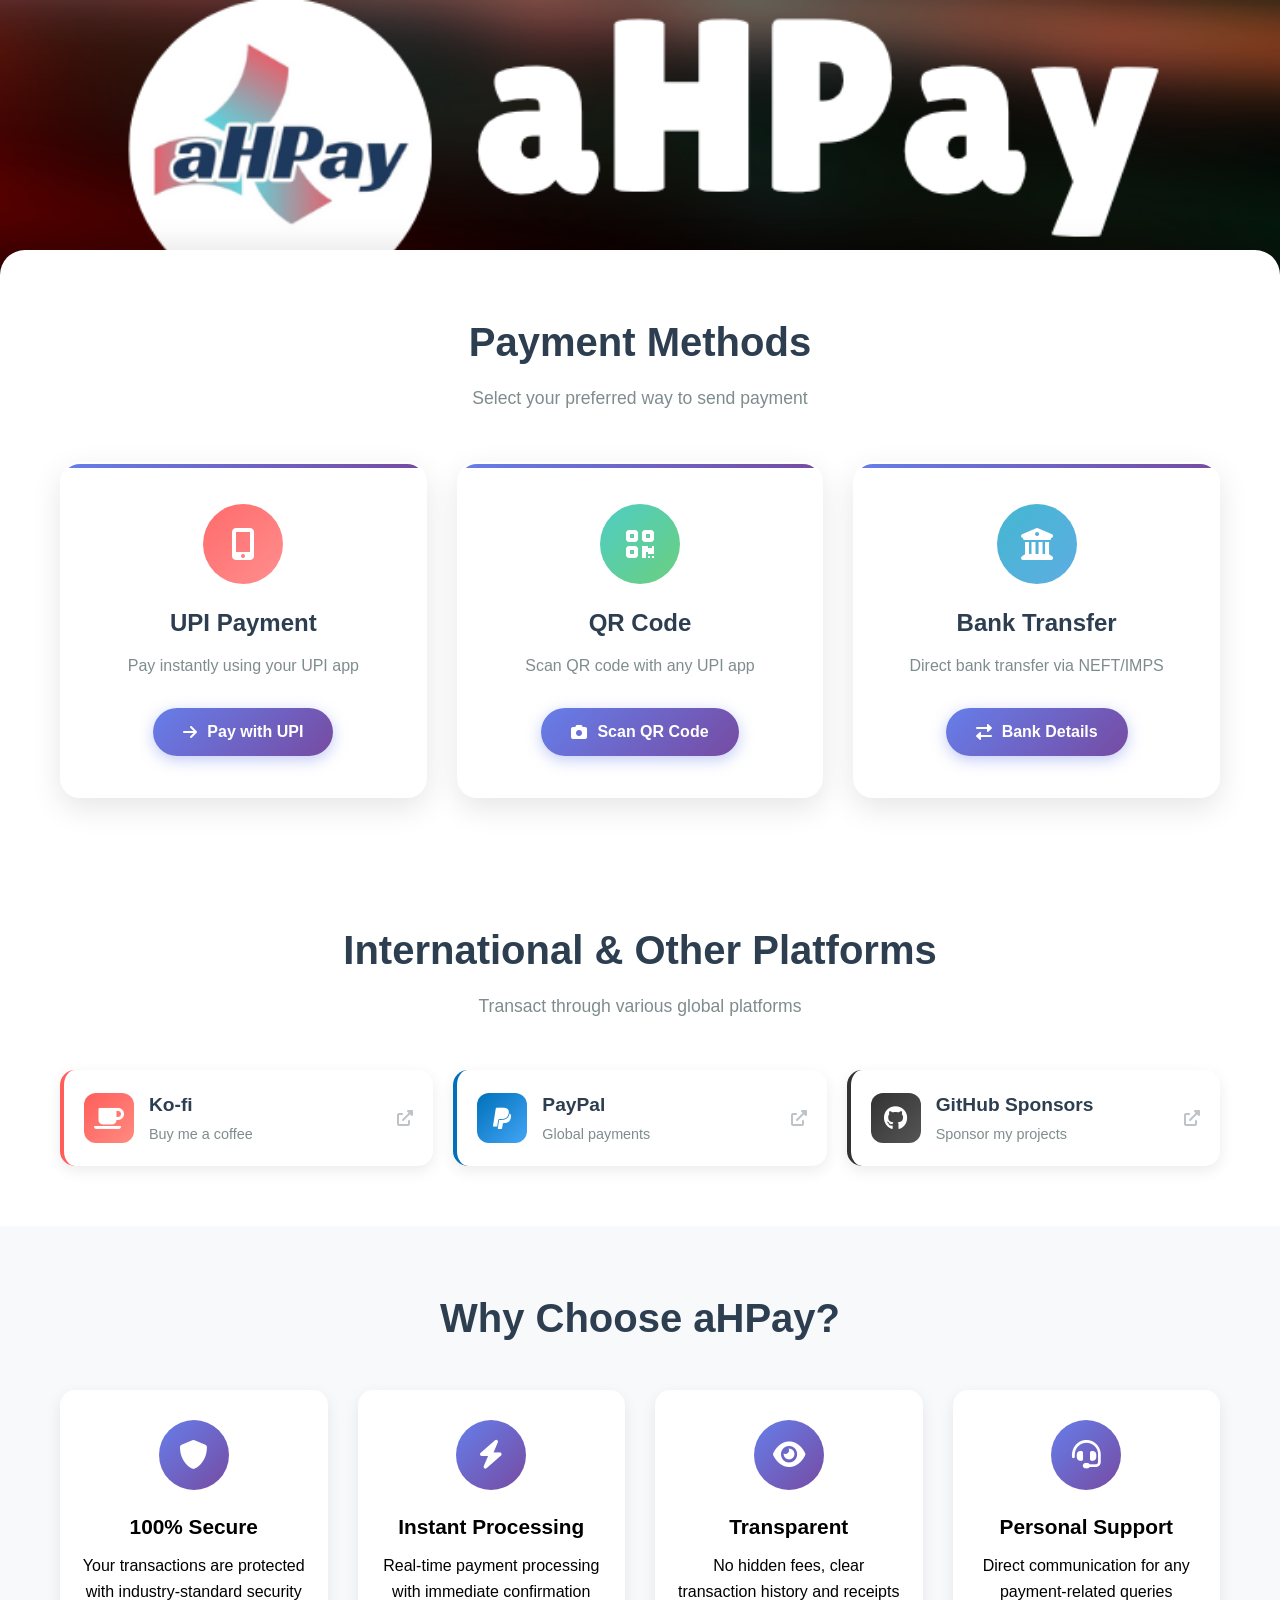
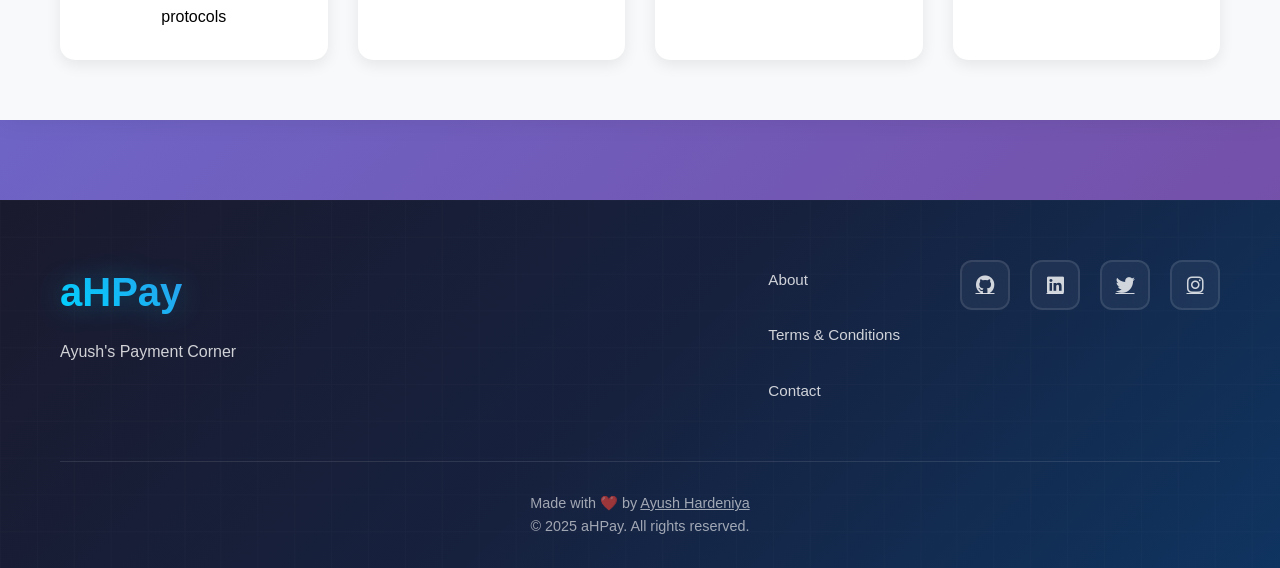
<file: index.html>
<!DOCTYPE html>
<html lang="en">
<head>
    <meta charset="UTF-8">
    <meta name="viewport" content="width=device-width, initial-scale=1.0">
    <title>aHPay - Ayush's Payment Corner</title>
    
    <!-- Favicons' fetching... -->
    <link rel="icon" type="image/png" sizes="16x16" href="aHPayfav-16x16.png">
    <link rel="icon" type="image/png" sizes="32x32" href="aHPayfav-32x32.png">
    <link rel="icon" type="image/png" sizes="192x192" href="aHPayfav-192x192.png">
    <link rel="icon" type="image/png" sizes="512x512" href="aHPayfav-512x512.png">
    <link rel="shortcut icon" href="favicon.ico">
    <link rel="apple-touch-icon" sizes="180x180" href="apple-touch-icon.png">
    
    <!-- Stylesheets -->
    <link rel="stylesheet" href="style.css">
    
    <!-- Font Awesome linking -->
    <link rel="stylesheet" href="https://cdnjs.cloudflare.com/ajax/libs/font-awesome/6.0.0/css/all.min.css">
</head>
<body>
    <!-- Header section -->
    <header>
        <!-- <div  class="main-footer">
        <div class="header-content">
            <div class="logo-section">
                <img src="assets/aHPay-logo-rd.png" alt="aHPay Logo" class="main-logo">
                <div class="brand-info">
                    <h1 class="brand-name">aHPay</h1>
                    <p class="brand-tagline">Ayush's Payment Corner</p>
                </div>
            </div>
            
            <div class="profile-info">
                <div class="profile-details">
                    <h2 class="profile-name">Ayush Hardeniya</h2>
                    <p class="profile-subtitle">Software Developer & Creator</p>
                </div>
                <img src="assets/signwhitetrans1.png" alt="Signature" class="signature-image">
            </div>
        </div>
        </div>
    -->

    <!-- Hero Banner -->
    <section class="hero-banner">
      <picture>
          <!-- Mobile -->
          <source srcset="assets/banner-mobile.png" media="(max-width: 768px)">
          <!-- desktopp -->
          <source srcset="assets/aHPay-banner-1.png" media="(min-width: 769px)">
          <!-- fallback older browsers -->
          <img src="assets/aHPay-banner-1.png" alt="aHPay Banner" class="banner-bg">
        </picture>
    </section>
    </header>

    <!-- Main ccontent -->
    <main class="main-content">
        <!-- Payment Methods Section -->
        <section class="payment-section">
            <div class="container">
                <h2 class="section-title">Payment Methods</h2>
                <p class="section-description">Select your preferred way to send payment</p>
                
                <div class="payment-methods-grid">
                    <!-- UPI Payment Card -->
                    <div class="payment-card upi-card">
                        <div class="card-icon">
                            <i class="fas fa-mobile-alt"></i>
                        </div>
                        <h3 class="card-title">UPI Payment</h3>
                        <p class="card-description">Pay instantly using your UPI app</p>
                        <button class="primary-btn" onclick="showPaymentDetails('upi')">
                            <i class="fas fa-arrow-right"></i>
                            Pay with UPI
                        </button>
                    </div>

                    <!-- QR Code Payment Card -->
                    <div class="payment-card qr-card">
                        <div class="card-icon">
                            <i class="fas fa-qrcode"></i>
                        </div>
                        <h3 class="card-title">QR Code</h3>
                        <p class="card-description">Scan QR code with any UPI app</p>
                        <button class="primary-btn" onclick="showPaymentDetails('qr')">
                            <i class="fas fa-camera"></i>
                            Scan QR Code
                        </button>
                    </div>

                    <!-- Bank Transfer Card -->
                    <div class="payment-card bank-card">
                        <div class="card-icon">
                            <i class="fas fa-university"></i>
                        </div>
                        <h3 class="card-title">Bank Transfer</h3>
                        <p class="card-description">Direct bank transfer via NEFT/IMPS</p>
                        <button class="primary-btn" onclick="showPaymentDetails('bank')">
                            <i class="fas fa-exchange-alt"></i>
                            Bank Details
                        </button>
                    </div>
                </div>
            </div>
        </section>

        <!-- Payment Details Modal -->
        <div id="payment-modal" class="payment-modal">
            <div class="modal-content">
                <div class="modal-header">
                    <h3 id="modal-title">Payment Details</h3>
                    <button class="close-btn" onclick="closePaymentModal()">
                        <i class="fas fa-times"></i>
                    </button>
                </div>
                <div class="modal-body" id="modal-body">Add commentMore actions
                    <!-- Dynamic content will bee nserted here -->
                </div>
            </div>
        </div>

        <!-- Global Payment Profiles Section -->
        <section class="global-payment-section">
            <div class="container">
                <h2 class="section-title">International & Other Platforms</h2>
                <p class="section-description">Transact through various global platforms</p>
                
                <div class="global-payment-grid">
                    <!-- Ko fi -->
                    <a href="https://ko-fi.com/ayushhardeniya" target="_blank" class="global-payment-item kofi">
                        <div class="platform-icon">
                            <i class="fas fa-coffee"></i>
                        </div>
                        <div class="platform-info">
                            <h4>Ko-fi</h4>
                            <p>Buy me a coffee</p>
                        </div>
                        <i class="fas fa-external-link-alt link-icon"></i>
                    </a>

                    <!-- PayPal -->
                    <a href="https://paypal.me/ayushhardeniya" target="_blank" class="global-payment-item paypal">
                        <div class="platform-icon">
                            <i class="fab fa-paypal"></i>
                        </div>
                        <div class="platform-info">
                            <h4>PayPal</h4>
                            <p>Global payments</p>
                        </div>
                        <i class="fas fa-external-link-alt link-icon"></i>
                    </a>

                    <!-- GitHub Sponsors -->
                    <a href="https://github.com/sponsors/ayushhardeniya" target="_blank" class="global-payment-item github">
                        <div class="platform-icon">
                            <i class="fab fa-github"></i>
                        </div>
                        <div class="platform-info">
                            <h4>GitHub Sponsors</h4>
                            <p>Sponsor my projects</p>
                        </div>
                        <i class="fas fa-external-link-alt link-icon"></i>
                    </a>
                </div>
            </div>
        </section>

        <!-- Features- Section -->
        <section class="features-section">
            <div class="container">
                <h2 class="section-title">Why Choose aHPay?</h2>
                <div class="features-grid">
                    <div class="feature-item">
                        <div class="feature-icon">
                            <i class="fas fa-shield-alt"></i>
                        </div>
                        <h3>100% Secure</h3>
                        <p>Your transactions are protected with industry-standard security protocols</p>
                    </div>
                    
                    <div class="feature-item">
                        <div class="feature-icon">
                            <i class="fas fa-bolt"></i>
                        </div>
                        <h3>Instant Processing</h3>
                        <p>Real-time payment processing with immediate confirmation</p>
                    </div>
                    
                    <div class="feature-item">
                        <div class="feature-icon">
                            <i class="fas fa-eye"></i>
                        </div>
                        <h3>Transparent</h3>
                        <p>No hidden fees, clear transaction history and receipts</p>
                    </div>
                    
                    <div class="feature-item">
                        <div class="feature-icon">
                            <i class="fas fa-headset"></i>
                        </div>
                        <h3>Personal Support</h3>
                        <p>Direct communication for any payment-related queries</p>
                    </div>
                </div>
            </div>
        </section>
    </main>

    <!-- Footer @ aHPay -->
    <footer class="main-footer">
        <div class="container">
            <div class="footer-content">
                <div class="footer-brand">
                    <h3>aHPay</h3>
                    <p>Ayush's Payment Corner</p><br>
                </div>
                
                <div class="footer-links">
                    <a href="https://ayushhardeniya.site/aHPay-old/about.html">About</a>
                    <a href="https://ayushhardeniya.site/aHPay-old/terms.html">Terms & Conditions</a>
                    <a href="https://ayushhardeniya.site/aHPay-old/contact.html">Contact</a>
                </div>
                
                <div class="footer-social">
                    <a href="https://github.com/ayushhardeniya" target="_blank">
                        <i class="fab fa-github"></i>
                    </a>
                    <a href="https://linkedin.com/in/ayushhardeniya" target="_blank">
                        <i class="fab fa-linkedin"></i>
                    </a>
                    <a href="https://twitter.com/ayushhardeniya" target="_blank">
                        <i class="fab fa-twitter"></i>
                    </a>
                    <a href="https://instagram.com/ayush.hardeniya" target="_blank">
                        <i class="fab fa-instagram"></i>
                    </a>
                    
                </div>
            </div>
            
            <div class="footer-bottom">
                <p> Made with ❤️ by <a href="https://ayushhardeniya.site" style="color: white; opacity: 0.6;">Ayush Hardeniya</a><p>
                <p>&copy; 2025 aHPay. All rights reserved.</p>
            </div>
        </div>
    </footer>

    <!-- Toast Notification -->
    <div id="toast-notification" class="toast-notification">
        <div class="toast-content">
            <i class="toast-icon"></i>
            <span class="toast-message"></span>
        </div>
    </div>
  
    <script src="script.js"></script>
</body>
</html>
</file>
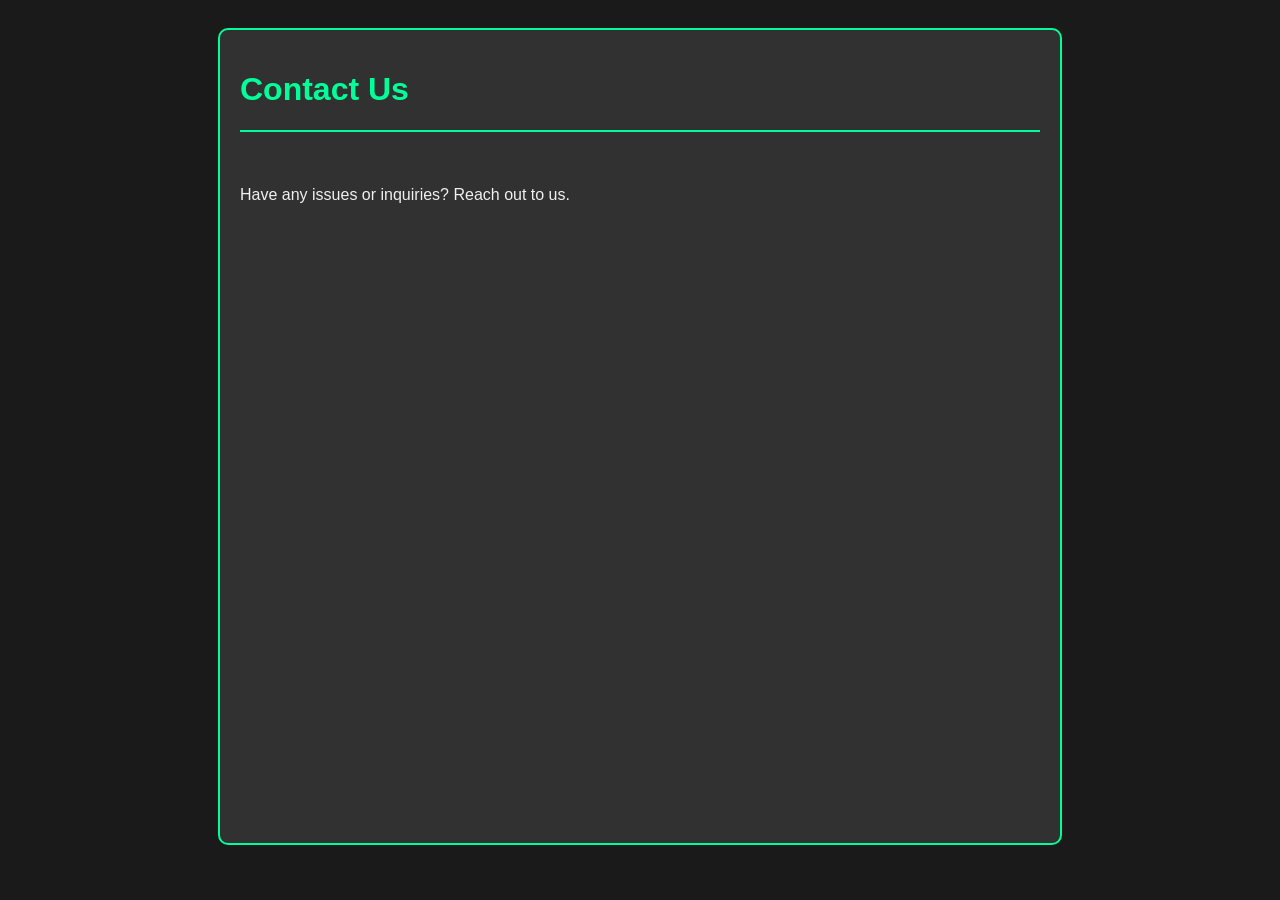
<file: contact.html>
<!DOCTYPE html>
<html lang="en">
<head>
<meta charset="UTF-8">
<meta name="viewport" content="width=device-width, initial-scale=1.0">
<title>Contact Us - aHPay</title>
<style>
  :root {
  --primary-color: #00ff99; /* Change to #007bff ffor blue */
}

h1 { color: var(--primary-color); }
a { color: var(--primary-color); }
.contact-form button { background: var(--primary-color); }
div.container { border: 2px solid var(--primary-color); }
hr { background-color: var(--primary-color); }
  body {
    background: #1a1a1a;
    color: #f0f0f0;
    font-family: 'Poppins', sans-serif;
    padding: 20px;
  }
  .container {
    max-width: 800px;
    margin: auto;
    background: rgba(255, 255, 255, 0.1);
    padding: 20px;
    border-radius: 10px;
  }
  h1 {
    color: #00ff99;
  }
  p {
    font-size: 16px;
    margin-bottom: 15px;
  }
  a {
    color: #00ff99;
    text-decoration: none;
  }
  .form-container {
    position: relative;
    width: 100%;
    max-width: 600px;
    margin: auto;
    overflow: hidden;
  }
  .form-container iframe {
    width: 100%;
    height: 600px;
    border: none;
  }
</style>
<link rel="preload" href="https://docs.google.com/forms/d/e/1FAIpQLSfCsbqWLDHFCOIbo1C4dfHIuh7B8dDHxb1-KVp360JGwlCQpA/viewform?embedded=true" as="document">
</head>
<body>
  <div class="container">
    <h1>Contact Us</h1>
    <div style="height: 2px; background-color: #00ff99; width: 100%; margin: 20px 0;"></div>
    <br>
    <p>Have any issues or inquiries? Reach out to us.</p>
    <div class="form-container">
      <iframe src="https://docs.google.com/forms/d/e/1FAIpQLSfCsbqWLDHFCOIbo1C4dfHIuh7B8dDHxb1-KVp360JGwlCQpA/viewform?embedded=true"></iframe>
    </div>
  </div>
</body>
</html>
</file>
<file: style.css>
/* Reset and Base Styles */
* {
    margin: 0;
    padding: 0;
    box-sizing: border-box;
}

body {
    font-family: 'Segoe UI', Tahoma, Geneva, Verdana, sans-serif;
    line-height: 1.6;
    color: #333;
    background: linear-gradient(135deg, #667eea 0%, #764ba2 100%);
    min-height: 100vh;
}
.container {
    max-width: 1200px;
    margin: 0 auto;
    padding: 0 20px;
}

/* Heade */
.main-header {
    background: rgba(255, 255, 255, 0.95);
    backdrop-filter: blur(10px);
    border-bottom: 1px solid rgba(255, 255, 255, 0.2);
    padding: 20px 0;
    position: initial;
    top: 0;
    z-index: 100;
    box-shadow: 0 2px 20px rgba(0, 0, 0, 0.1);
}

.header-content {
    max-width: 1200px;
    margin: 0 auto;
    padding: 0 20px;
    display: flex;
    justify-content: space-between;
    align-items: center;
    flex-wrap: wrap;
}

.logo-section {
    display: flex;
    align-items: center;
    gap: 15px;
}

.main-logo {
    width: 60px;
    height: 60px;
    border-radius: 12px;
    box-shadow: 0 4px 15px rgba(0, 0, 0, 0.1);
}

.brand-name {
    font-size: 2.2rem;
    font-weight: 700;
    color: #2c3e50;
    margin-bottom: 2px;
}

.brand-tagline {
    font-size: 0.9rem;
    color: #7f8c8d;
    font-weight: 500;
}

.profile-info {
    display: flex;
    align-items: center;
    gap: 20px;
}

.profile-details {
    text-align: right;
}

.profile-name {
    font-size: 1.4rem;
    font-weight: 600;
    color: #2c3e50;
    margin-bottom: 2px;
}

.profile-subtitle {
    font-size: 0.85rem;
    color: #7f8c8d;
}

.signature-image {
    width: 80px;
    height: auto;
    opacity: 0.8;
}

/* Hero section */
.hero-banner {
    position: relative;
    height: 300px;
    overflow: hidden;
    display: flex;
    align-items: center;
    justify-content: center;
}

.banner-bg {
    position: absolute;
    top: 0;
    left: 0;
    width: 100%;
    height: 100%;
    object-fit: cover;
    z-index: 1;
}

.banner-overlay {
    position: absolute;
    top: 0;
    left: 0;
    width: 100%;
    height: 100%;
    background: rgba(0, 0, 0, 0.4);
    z-index: 2;
    display: flex;
    align-items: center;
    justify-content: center;
}

.hero-content {
    text-align: center;
    color: white;
    z-index: 3;
}

.hero-title {
    font-size: 3rem;
    font-weight: 700;
    margin-bottom: 10px;
    text-shadow: 2px 2px 4px rgba(0, 0, 0, 0.5);
}

.hero-description {
    font-size: 1.2rem;
    font-weight: 400;
    text-shadow: 1px 1px 2px rgba(0, 0, 0, 0.5);
}

.main-content {
    background: white;
    margin-top: -50px;
    position: relative;
    z-index: 10;
    border-radius: 25px 25px 0 0;
    box-shadow: 0 -5px 30px rgba(0, 0, 0, 0.1);
}

/* Section Styles */
.payment-section,
.global-payment-section,
.features-section {
    padding: 60px 0;
}

.section-title {
    font-size: 2.5rem;
    font-weight: 700;
    text-align: center;
    color: #2c3e50;
    margin-bottom: 10px;
}

.section-description {
    text-align: center;
    color: #7f8c8d;
    font-size: 1.1rem;
    margin-bottom: 50px;
}

/* Payment Methods styles */
.payment-methods-grid {
    display: grid;
    grid-template-columns: repeat(auto-fit, minmax(300px, 1fr));
    gap: 30px;
    margin-top: 40px;
}

.payment-card {
    background: white;
    padding: 40px 30px;
    border-radius: 20px;
    text-align: center;
    box-shadow: 0 10px 30px rgba(0, 0, 0, 0.1);
    transition: all 0.3s ease;
    border: 2px solid transparent;
    position: relative;
    overflow: hidden;
}

.payment-card::before {
    content: '';
    position: absolute;
    top: 0;
    left: 0;
    width: 100%;
    height: 4px;
    background: linear-gradient(90deg, #667eea, #764ba2);
}

.payment-card:hover {
    transform: translateY(-5px);
    box-shadow: 0 20px 40px rgba(0, 0, 0, 0.15);
}

.card-icon {
    width: 80px;
    height: 80px;
    margin: 0 auto 20px;
    border-radius: 50%;
    display: flex;
    align-items: center;
    justify-content: center;
    font-size: 2rem;
    color: white;
}

.upi-card .card-icon {
    background: linear-gradient(135deg, #FF6B6B, #FF8E8E);
}

.qr-card .card-icon {
    background: linear-gradient(135deg, #4ECDC4, #6BCF7F);
}

.bank-card .card-icon {
    background: linear-gradient(135deg, #45B7D1, #5DADE2);
}

.card-title {
    font-size: 1.5rem;
    font-weight: 600;
    color: #2c3e50;
    margin-bottom: 10px;
}

.card-description {
    color: #7f8c8d;
    margin-bottom: 30px;
    font-size: 1rem;
}

.primary-btn {
    background: linear-gradient(135deg, #667eea, #764ba2);
    color: white;
    border: none;
    padding: 15px 30px;
    border-radius: 50px;
    font-size: 1rem;
    font-weight: 600;
    cursor: pointer;
    transition: all 0.3s ease;
    display: inline-flex;
    align-items: center;
    gap: 10px;
    box-shadow: 0 4px 15px rgba(102, 126, 234, 0.4);
}

.primary-btn:hover {
    transform: translateY(-2px);
    box-shadow: 0 6px 20px rgba(102, 126, 234, 0.6);
}

/* Payment Modal */
.payment-modal {
    display: none;
    position: fixed; 
    top: 0;
    left: 0;
    width: 100%;
    height: 100%;
    background: rgba(0, 0, 0, 0.8);
    backdrop-filter: blur(5px);
    z-index: 1000;
    animation: fadeIn 0.3s ease;
}

.modal-content {
    position: absolute;
    top: 50%;
    left: 50%;
    transform: translate(-50%, -50%);
    background: white;
    border-radius: 20px;
    width: 90%;
    max-width: 500px;
    max-height: 80vh;
    overflow-y: auto;
    box-shadow: 0 20px 40px rgba(0, 0, 0, 0.3);
    animation: slideIn 0.3s ease;
}

.modal-header {
    padding: 30px 30px 20px;
    border-bottom: 1px solid #eee;
    display: flex;
    justify-content: space-between;
    align-items: center;
}

.modal-header h3 {
    font-size: 1.8rem;
    font-weight: 600;
    color: #2c3e50;
}

.close-btn {
    background: none;
    border: none;
    font-size: 1.5rem;
    cursor: pointer;
    color: #7f8c8d;
    padding: 5px;
    border-radius: 50%;
    transition: all 0.3s ease;
}

.close-btn:hover {
    background: #f8f9fa;
    color: #e74c3c;
}

.modal-body {
    padding: 30px;
}

/* UPI Details */
.upi-details {
    text-align: center;
}

.upi-link-btn {
    background: linear-gradient(135deg, #FF6B6B, #FF8E8E);
    color: white;
    text-decoration: none;
    padding: 15px 30px;
    border-radius: 50px;
    font-weight: 600;
    display: inline-block;
    margin-bottom: 30px;
    transition: all 0.3s ease;
}

.upi-link-btn:hover {
    transform: translateY(-2px);
    box-shadow: 0 6px 20px rgba(255, 107, 107, 0.4);
}

.upi-list {
    list-style: none;
    margin-top: 20px;
}

.upi-item {
    display: flex;
    justify-content: space-between;
    align-items: center;
    padding: 15px;
    background: #f8f9fa;
    border-radius: 10px;
    margin-bottom: 10px;
}

.upi-id {
    font-family: 'Courier New', monospace;
    font-weight: 600;
    color: #2c3e50;
}

.copy-btn {
    background: #667eea;
    color: white;
    border: none;
    padding: 8px 15px;
    border-radius: 20px;
    cursor: pointer;
    font-size: 0.9rem;
    transition: all 0.3s ease;
}

.copy-btn:hover {
    background: #5a67d8;
}

/* QR- details */
.qr-details {
    text-align: center;
}

.qr-code-container {
    background: #f8f9fa;
    padding: 30px;
    border-radius: 15px;
    margin: 20px 0;
    border: 2px dashed #ddd;
}

.qr-code-img {
    max-width: 250px;
    width: 100%;
    height: auto;
    border-radius: 10px;
    box-shadow: 0 4px 15px rgba(0, 0, 0, 0.1);
}

.download-btn {
    background: #4ECDC4;
    color: white;
    text-decoration: none;
    padding: 12px 25px;
    border-radius: 25px;
    font-weight: 600;
    display: inline-flex;
    align-items: center;
    gap: 8px;
    margin-top: 20px;
    transition: all 0.3s ease;
}

.download-btn:hover {
    background: #45b7aa;
    transform: translateY(-2px);
}

/* Bank Details */
.bank-details {
    background: #f8f9fa;
    padding: 25px;
    border-radius: 15px;
    margin-top: 20px;
}

.bank-info {
    display: grid;
    gap: 15px;
}

.bank-field {
    display: flex;
    justify-content: space-between;
    align-items: center;
    padding: 10px 0;
    border-bottom: 1px solid #eee;
}

.bank-field:last-child {
    border-bottom: none;
}

.field-label {
    font-weight: 600;
    color: #2c3e50;
}

.field-value {
    font-family: 'Courier New', monospace;
    color: #7f8c8d;
    font-weight: 500;
}

/*Styles for disclaimer in bank transfer modal &*/

.secure-message {
    padding: 20px;
    border: 1px solid #eee;
    border-radius: 10px;
    background-color: #fefefe;
    color: #333;
}

.secure-instruction p {
    margin-bottom: 10px;
}

.email-request-link {
    display: inline-block;
    margin: 10px 0;
    padding: 10px 15px;
    background-color: #007bff;
    color: white;
    border-radius: 6px;
    text-decoration: none;
}

.email-request-link:hover {
    background-color: #0056b3;
}

.payment-note {
    margin-top: 1rem;
    font-size: 0.9rem;
    color: #555;
}

/* Global Payment Platforms */
.global-payment-grid {
    display: grid;
    grid-template-columns: repeat(auto-fit, minmax(280px, 1fr));
    gap: 20px;
    margin-top: 40px;
}

.global-payment-item {
    display: flex;
    align-items: center;
    gap: 15px;
    padding: 20px;
    background: white;
    border-radius: 15px;
    text-decoration: none;
    color: inherit;
    box-shadow: 0 5px 15px rgba(0, 0, 0, 0.08);
    transition: all 0.3s ease;
    border-left: 4px solid transparent;
}

.global-payment-item:hover {
    transform: translateY(-3px);
    box-shadow: 0 8px 25px rgba(0, 0, 0, 0.15);
}

.platform-icon {
    width: 50px;
    height: 50px;
    border-radius: 12px;
    display: flex;
    align-items: center;
    justify-content: center;
    font-size: 1.5rem;
    color: white;
    flex-shrink: 0;
}

.kofi { border-left-color: #FF5E5B; }
.kofi .platform-icon { background: linear-gradient(135deg, #FF5E5B, #FF8A80); }

.paypal { border-left-color: #0070BA; }
.paypal .platform-icon { background: linear-gradient(135deg, #0070BA, #42A5F5); }

.github { border-left-color: #333; }
.github .platform-icon { background: linear-gradient(135deg, #333, #555); }

.platform-info h4 {
    font-size: 1.2rem;
    font-weight: 600;
    color: #2c3e50;
    margin-bottom: 2px;
}

.platform-info p {
    color: #7f8c8d;
    font-size: 0.9rem;
}

.link-icon {
    margin-left: auto;
    color: #bdc3c7;
    font-size: 1rem;
}

/* Features Section */
.features-section {
    background: #f8f9fa;
}

.features-grid {
    display: grid;
    grid-template-columns: repeat(auto-fit, minmax(250px, 1fr));
    gap: 30px;
    margin-top: 40px;
}

.feature-item {
    text-align: center;
    padding: 30px 20px;
    background: white;
    color: black;
    border-radius: 15px;
    box-shadow: 0 5px 15px rgba(0, 0, 0, 0.08);
    transition: all 0.3s ease;
}

.feature-item:hover {
    transform: translateY(-5px);
    box-shadow: 0 10px 25px rgba(0, 0, 0, 0.15);
}

.feature-icon {
    width: 70px;
    height: 70px;
    margin: 0 auto 20px;
    border-radius: 50%;
    background: linear-gradient(135deg, #667eea, #764ba2);
    display: flex;
    align-items: center;
    justify-content: center;
    font-size: 1.8rem;
    color: white;
}

.feature-item h3 {
    font-size: 1.3rem;
    font-weight: 600;
    color: linear-gradient(135deg, #667eea, #764ba2);
    margin-bottom: 10px;
}

/* ===== aHPay Footer Styles ===== */

/* Main Footer Container */
.main-footer {
    background: linear-gradient(135deg, #1a1a2e 0%, #16213e 50%, #0f3460 100%);
    color: #ffffff;
    padding: 60px 0 0;
    margin-top: 80px;
    position: relative;
    overflow: hidden;
}

.main-footer::before {
    content: '';
    position: absolute;
    top: 0;
    left: 0;
    right: 0;
    bottom: 0;
    background: url('data:image/svg+xml,<svg xmlns="http://www.w3.org/2000/svg" viewBox="0 0 100 100"><defs><pattern id="grid" width="10" height="10" patternUnits="userSpaceOnUse"><path d="M 10 0 L 0 0 0 10" fill="none" stroke="rgba(255,255,255,0.05)" stroke-width="0.5"/></pattern></defs><rect width="100" height="100" fill="url(%23grid)"/></svg>');
    opacity: 0.3;
    pointer-events: none;
}

.main-footer .container {
    max-width: 1200px;
    margin: 0 auto;
    padding: 0 20px;
    position: relative;
    z-index: 1;
}

/* Footer Content */
.footer-content {
    display: grid;
    grid-template-columns: 1fr auto auto;
    gap: 60px;
    align-items: start;
    padding-bottom: 50px;
    border-bottom: 1px solid rgba(255, 255, 255, 0.1);
}

.footer-brand h3 {
    font-size: 2.5rem;
    font-weight: 700;
    margin: 0 0 15px 0;
    background: linear-gradient(45deg, #00d4ff, #5a67d8, #667eea);
    -webkit-background-clip: text;
    -webkit-text-fill-color: transparent;
    background-clip: text;
    text-shadow: 0 0 30px rgba(0, 212, 255, 0.3);
}

.footer-brand p {
    font-size: 1rem;
    color: rgba(255, 255, 255, 0.8);
    margin: 0;
    line-height: 1.6;
    max-width: 250px;
}

.footer-links {
    display: flex;
    flex-direction: column;
    gap: 15px;
}

.footer-links a {
    color: rgba(255, 255, 255, 0.8);
    text-decoration: none;
    font-size: 0.95rem;
    font-weight: 500;
    padding: 8px 0;
    position: relative;
    transition: all 0.3s ease;
    border-left: 3px solid transparent;
    padding-left: 15px;
}

.footer-links a:hover {
    color: #00d4ff;
    border-left-color: #00d4ff;
    padding-left: 20px;
    transform: translateX(5px);
}

.footer-links a::after {
    content: '';
    position: absolute;
    bottom: 0;
    left: 15px;
    width: 0;
    height: 2px;
    background: linear-gradient(90deg, #00d4ff, #5a67d8);
    transition: width 0.3s ease;
}

.footer-links a:hover::after {
    width: calc(100% - 15px);
}

.footer-social {
    display: flex;
    gap: 20px;
    align-items: flex-start;
    flex-direction: row; /* default*/
}

@media (max-width: 768px) {
    .footer-social {
        flex-direction: column;
        align-items: flex-start;
    }
}

.footer-social a {
    display: flex;
    align-items: center;
    justify-content: center;
    width: 50px;
    height: 50px;
    background: rgba(255, 255, 255, 0.05);
    border: 2px solid rgba(255, 255, 255, 0.1);
    border-radius: 12px;
    color: rgba(255, 255, 255, 0.8);
    font-size: 1.2rem;
    transition: all 0.3s ease;
    backdrop-filter: blur(10px);
    position: relative;
    overflow: hidden;
}

.footer-social a::before {
    content: '';
    position: absolute;
    top: 0;
    left: -100%;
    width: 100%;
    height: 100%;
    background: linear-gradient(90deg, transparent, rgba(255, 255, 255, 0.1), transparent);
    transition: left 0.5s ease;
}

.footer-social a:hover::before {
    left: 100%;
}

.footer-social a:hover {
    transform: translateY(-5px);
    border-color: #00d4ff;
    color: #00d4ff;
    box-shadow: 0 10px 25px rgba(0, 212, 255, 0.3);
    background: rgba(0, 212, 255, 0.1);
}

/* spc. social links hover */
.footer-social a[href*="github"]:hover {
    border-color: #333;
    color: #333;
    background: rgba(255, 255, 255, 0.9);
    box-shadow: 0 10px 25px rgba(51, 51, 51, 0.3);
}

.footer-social a[href*="linkedin"]:hover {
    border-color: #0077b5;
    color: #0077b5;
    box-shadow: 0 10px 25px rgba(0, 119, 181, 0.3);
}

.footer-social a[href*="twitter"]:hover {
    border-color: #1da1f2;
    color: #1da1f2;
    box-shadow: 0 10px 25px rgba(29, 161, 242, 0.3);
}

.footer-social a[href*="instagram"]:hover {
    border-color: #e4405f;
    color: #e4405f;
    box-shadow: 0 10px 25px rgba(228, 64, 95, 0.3);
    background: linear-gradient(45deg, rgba(228, 64, 95, 0.1), rgba(253, 29, 29, 0.1), rgba(252, 176, 64, 0.1));
}

.footer-bottom {
    padding: 30px 0;
    text-align: center;
}

.footer-bottom p {
    margin: 0;
    font-size: 0.9rem;
    color: rgba(255, 255, 255, 0.6);
    line-height: 1.6;
}

/* Toast-notifications */
.toast-notification {
    position: fixed;
    top: 20px;
    right: 20px;
    z-index: 10000;
    transform: translateX(400px);
    transition: transform 0.3s ease-in-out;
    max-width: 350px;
}

.toast-notification.show {
    transform: translateX(0);
}

.toast-content {
    background: rgba(255, 255, 255, 0.95);
    backdrop-filter: blur(20px);
    border: 1px solid rgba(255, 255, 255, 0.2);
    border-radius: 15px;
    padding: 20px;
    box-shadow: 0 20px 40px rgba(0, 0, 0, 0.1);
    display: flex;
    align-items: center;
    gap: 15px;
    position: relative;
    overflow: hidden;
}

.toast-content::before {
    content: '';
    position: absolute;
    top: 0;
    left: 0;
    right: 0;
    height: 4px;
    background: linear-gradient(90deg, #00d4ff, #5a67d8, #667eea);
}

.toast-icon {
    font-size: 1.5rem;
    flex-shrink: 0;
    color: #00d4ff;
}

.toast-message {
    font-size: 0.95rem;
    color: #333;
    font-weight: 500;
    line-height: 1.4;
}

/* Success toast */
.toast-notification.success .toast-icon {
    color: #10b981;
}

.toast-notification.success .toast-content::before {
    background: linear-gradient(90deg, #10b981, #059669);
}

/* Error toast */
.toast-notification.error .toast-icon {
    color: #ef4444;
}

.toast-notification.error .toast-content::before {
    background: linear-gradient(90deg, #ef4444, #dc2626);
}

/* warning-toast */
.toast-notification.warning .toast-icon {
    color: #f59e0b;
}

.toast-notification.warning .toast-content::before {
    background: linear-gradient(90deg, #f59e0b, #d97706);
}

/* Mobile */
@media (max-width: 480px) {
    .main-footer {
        padding: 30px 0 0;
        margin-top: 40px;
    }
    
    .main-footer .container {
        padding: 0 15px;
    }
    
    .footer-content {
        gap: 30px;
        padding-bottom: 30px;
    }
    
    .footer-brand h3 {
        font-size: 1.8rem;
        margin-bottom: 10px;
    }
    
    .footer-brand p {
        font-size: 0.9rem;
    }
    
    .footer-links {
        gap: 15px 25px;
    }
    
    .footer-links a {
        font-size: 0.9rem;
    }
    
    .footer-social {
        gap: 12px;
    }
    
    .footer-social a {
        width: 40px;
        height: 40px;
        font-size: 1rem;
        border-radius: 10px;
    }
    
    .footer-bottom {
        padding: 20px 0;
    }
    
    .footer-bottom p {
        font-size: 0.85rem;
        line-height: 1.5;
    }
    
    .toast-content {
        padding: 15px;
        border-radius: 12px;
    }
    
    .toast-icon {
        font-size: 1.3rem;
    }
    
    .toast-message {
        font-size: 0.9rem;
    }
}
</file>
